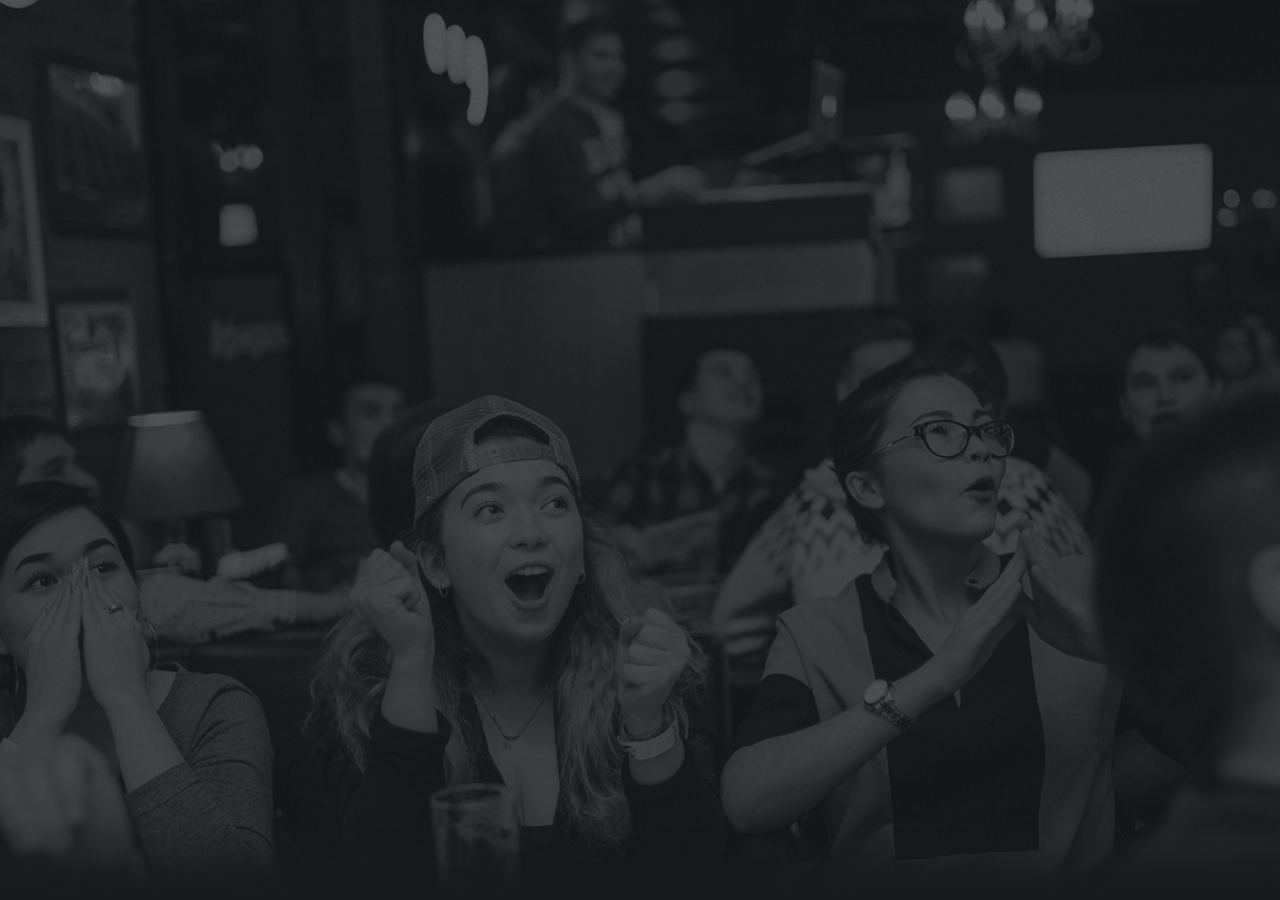
<file: index.html>
<!DOCTYPE html>
<html lang="ru">
<head>
    <meta charset="UTF-8">
    <meta http-equiv="X-UA-Compatible" content="IE=edge">
    <meta name="viewport" content="width=1200, initial-scale=1.0">
    <title>Quiz-box | Welcome page</title>
    <link rel="preconnect" href="https://fonts.googleapis.com">
    <link rel="preconnect" href="https://fonts.gstatic.com" crossorigin>
    <link href="https://fonts.googleapis.com/css2?family=Open+Sans:wght@400;700&display=swap" rel="stylesheet">
    <link rel="stylesheet" href="./style/main.css">
</head>
<body>
    <div class="welcome">
        <div class="welcome__container">
            <div class="central">
                <img src="./image/logo/logo.png" alt="quiz-box logo" class="central__logo">
                <a href="./main.html" class="button button__welcome">Войти</a>
            </div>
        </div>
    </div>
</body>
</html>
</file>
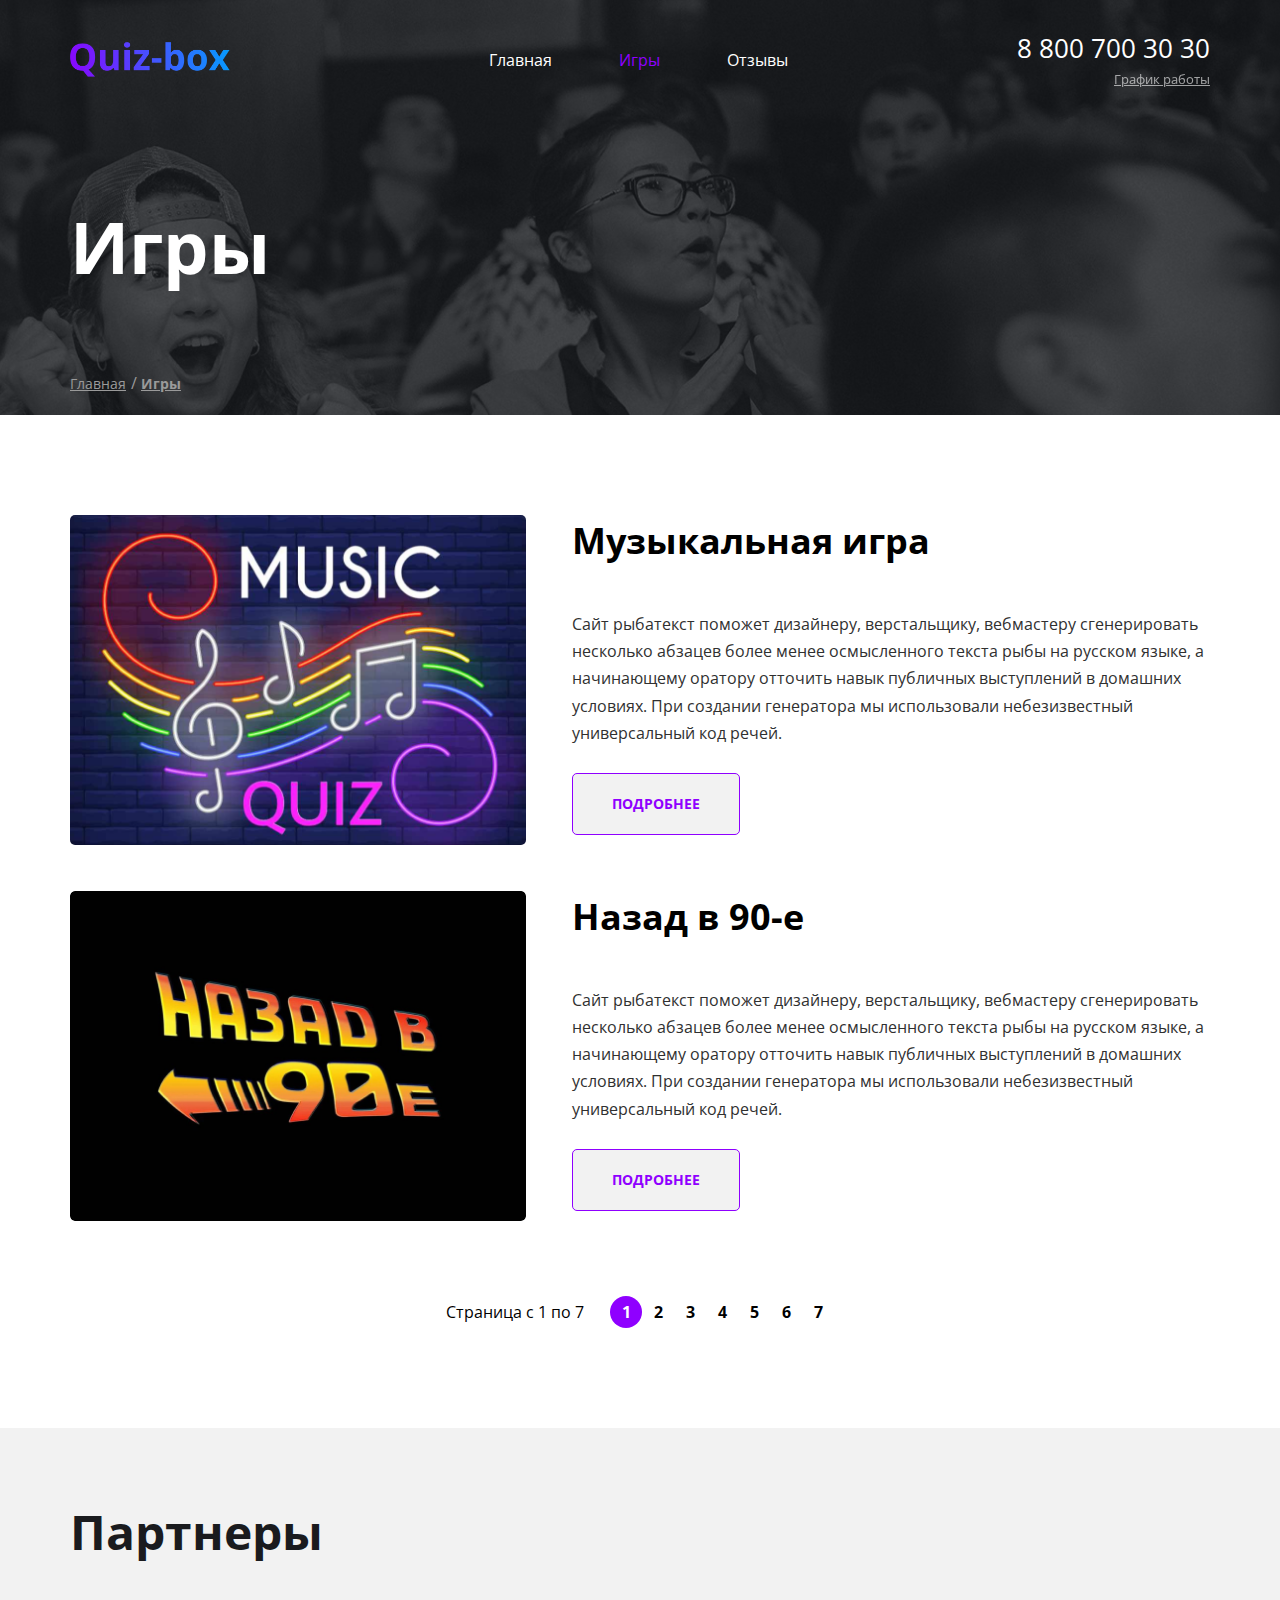
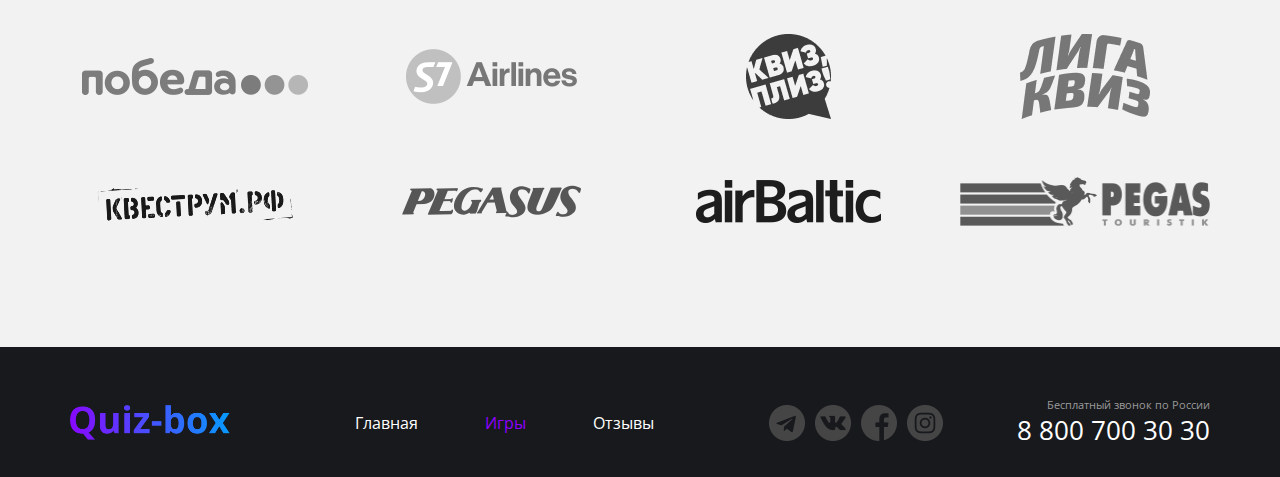
<file: games.html>
<!DOCTYPE html>
<html lang="ru">
<head>
    <meta charset="UTF-8">
    <meta http-equiv="X-UA-Compatible" content="IE=edge">
    <meta name="viewport" content="width=1200, initial-scale=1.0">
    <title>Quiz-box | Games page</title>
    <link rel="preconnect" href="https://fonts.googleapis.com">
    <link rel="preconnect" href="https://fonts.gstatic.com" crossorigin>
    <link href="https://fonts.googleapis.com/css2?family=Open+Sans:wght@400;700&display=swap" rel="stylesheet">
    <link rel="stylesheet" href="./style/main.css">
</head>
<body>
    <div class="wrapper">
        <section class="top-line">
            <div class="container top-line__container">
                <header class="header">
                    <div class="header__col">
                        <a href="./main.html" class="logo">
                            <img src="./image/logo/logo.png" alt="logo company" class="logo__img">
                        </a>
                        <nav class="menu">
                            <ul class="menu__list">
                                <li class="menu__item">
                                    <a href="./main.html" class="menu__link">Главная</a>
                                </li>
                                <li class="menu__item menu__item--active">
                                    <a href="./games.html" class="menu__link">Игры</a>
                                </li>
                                <li class="menu__item">
                                    <a href="./reviews.html" class="menu__link">Отзывы</a>
                                </li>
                            </ul>
                        </nav>
                    </div>
                    <div class="header__col header__col--align-right">
                        <address class="contacts">
                            <div class="contacts__phone-wrap">
                            <a href="tel:+78007003030" class="contacts__phone">8 800 700 30 30</a>
                            </div>
                            <!-- выпадающее меню -->
                            <div class="contacts__info-wrap">
                                <a class="contacts__info">График работы</a>
                                <div class="contacts__menu dropdown">
                                    <div class="dropdown__days">пн-вс: 09:00 - 20:00</div>
                                    <div class="dropdown__time">Обед: 14:00-14:30</div>
                                </div>
                            </div>
                        </address>
                    </div>
                </header>
                <h1 class="games__title">Игры</h1>
                <nav class="breadcrumbs">
                    <ul class="breadcrumbs__list">
                        <li class="breadcrumbs__item">
                            <a href="./main.html" class="breadcrumbs__link">Главная</a>
                        </li>
                        <li class="breadcrumbs__item breadcrumbs__item--active">
                            <a href="#" class="breadcrumbs__link">Игры</a>
                        </li>
                    </ul>
                </nav>
            </div>
        </section>
        <main class="page__content">
            <div class="container">
                <ul class="games">
                    <li class="games__item">
                        <a href="#" class="game">
                            <div class="game__img">
                                <img src="./image/music_quiz_big.png" class="game__img-elem" alt="music quiz">
                            </div>
                            <div class="game__content">
                                <h2 class="game__title">
                                    Музыкальная игра
                                </h2>
                                <div class="game__desc">
                                    <p>
                                        Сайт рыбатекст поможет дизайнеру, верстальщику, вебмастеру сгенерировать несколько абзацев более менее осмысленного текста рыбы на русском языке, а начинающему оратору отточить навык публичных выступлений в домашних условиях. При создании генератора мы использовали небезизвестный универсальный код речей.
                                    </p>
                                <div href="#" class="button__white game__button">Подробнее</div>
                                </div>
                            </div>
                        </a>
                    </li>
                    <li class="games__item game">
                        <a href="#" class="game">
                            <div class="game__img">
                                <img src="./image/90_big.png" class="game__img-elem" alt="back 90e">
                            </div>
                            <div class="game__content">
                                <h2 class="game__title">
                                    Назад в 90-е
                                </h2>
                                <div class="game__desc">
                                    <p>
                                        Сайт рыбатекст поможет дизайнеру, верстальщику, вебмастеру сгенерировать несколько абзацев более менее осмысленного текста рыбы на русском языке, а начинающему оратору отточить навык публичных выступлений в домашних условиях. При создании генератора мы использовали небезизвестный универсальный код речей.
                                    </p>
                                <div href="#" class="button__white game__button">Подробнее</div>
                            </div>
                            </div>
                        </a>
                    </li>
                </ul>
                <div class="pagination pagination--theme-dark">
                    <div class="last__pagination">Страница с 1 по 7</div>
                    <ul class="pagination__list">
                        <li class="pagination__item pagination__item--active">
                            <span class="pagination__item--item">1</span>
                        </li>
                        <li class="pagination__item">
                            <span class="pagination__item--item">2</span>
                        </li>
                        <li class="pagination__item">
                            <span class="pagination__item--item">3</span>
                        </li>
                        <li class="pagination__item">
                            <span class="pagination__item--item">4</span>
                        </li>
                        <li class="pagination__item">
                            <span class="pagination__item--item">5</span>
                        </li>
                        <li class="pagination__item">
                            <span class="pagination__item--item">6</span>
                        </li>
                        <li class="pagination__item">
                            <span class="pagination__item--item">7</span>
                        </li>
                    </ul>
                </div>
            </div>
        </main>
        <section class="inner-section">
            <div class="container">
                <h2 class="inner-section__title">Партнеры</h2>
                <ul class="partners">
                    <li class="partners__item">
                        <a href="#" class="partners__link">
                            <img src="./image/partners/pobeda.png" alt="pobeda logo">
                        </a>
                    </li>
                    <li class="partners__item">
                        <a href="#" class="partners__link">
                            <img src="./image/partners/s7.png" alt="s7 logo">
                        </a>
                    </li>
                    <li class="partners__item">
                        <a href="#" class="partners__link">
                            <img src="./image/partners/quizpliz.png" alt="quizpliz logo">
                        </a>
                    </li>
                    <li class="partners__item">
                        <a href="#" class="partners__link">
                            <img src="./image/partners/ligaquiz.png" alt="ligaquiz logo">
                        </a>
                    </li>
                    <li class="partners__item">
                        <a href="#" class="partners__link">
                            <img src="./image/partners/kvestroom.png" alt="kvestroom logo">
                        </a>
                    </li>
                    <li class="partners__item">
                        <a href="#" class="partners__link">
                            <img src="./image/partners/pegasus.png" alt="pegasus logo">
                        </a>
                    </li>
                    <li class="partners__item">
                        <a href="#" class="partners__link">
                            <img src="./image/partners/airbaltic.png" alt="airbaltic logo">
                        </a>
                    </li>
                    <li class="partners__item">
                        <a href="#" class="partners__link">
                            <img src="./image/partners/pegas.png" alt="pegas logo">
                        </a>
                    </li>
                </ul>
            </div>
        </section>
        <footer class="inner-footer">
            <div class="container inner-footer__container">
                <div class="footer">
                    <div class="footer__col">
                    <a href="./main.html" class="logo footer__logo">
                        <img src="./image/logo/logo.png" alt="logo company" class="logo__img">
                    </a>
                    <nav class="menu__footer">
                        <ul class="menu__list">
                            <li class="menu__item">
                                <a href="./main.html" class="menu__link">Главная</a>
                            </li>
                            <li class="menu__item menu__item--active">
                                <a href="./games.html" class="menu__link">Игры</a>
                            </li>
                            <li class="menu__item">
                                <a href="./reviews.html" class="menu__link">Отзывы</a>
                            </li>
                        </ul>
                    </nav>
                </div>
                <div class="footer__col footer__col--align-right">
                    <div class="social">
                        <ul class="social__list">
                            <li class="social__item social__item--telegram">
                                <a href="#" class="social__link"></a>
                            </li>
                            <li class="social__item social__item--vk">
                                <a href="#" class="social__link"></a>
                            </li>
                            <li class="social__item social__item--facebook">
                                <a href="#" class="social__link"></a>
                            </li>
                            <li class="social__item social__item--instagram">
                                <a href="#" class="social__link"></a>
                            </li>
                        </ul>
                    </div>
                    <address class="contacts">
                        <div class="contacts__call">Бесплатный звонок по России</div>
                        <a href="tel:+78007003030" class="contacts__phone">8 800 700 30 30</a>
                    </address>
                </div>
            </div>
            </div>
        </footer>
    </div>
</body>
</html>
</file>
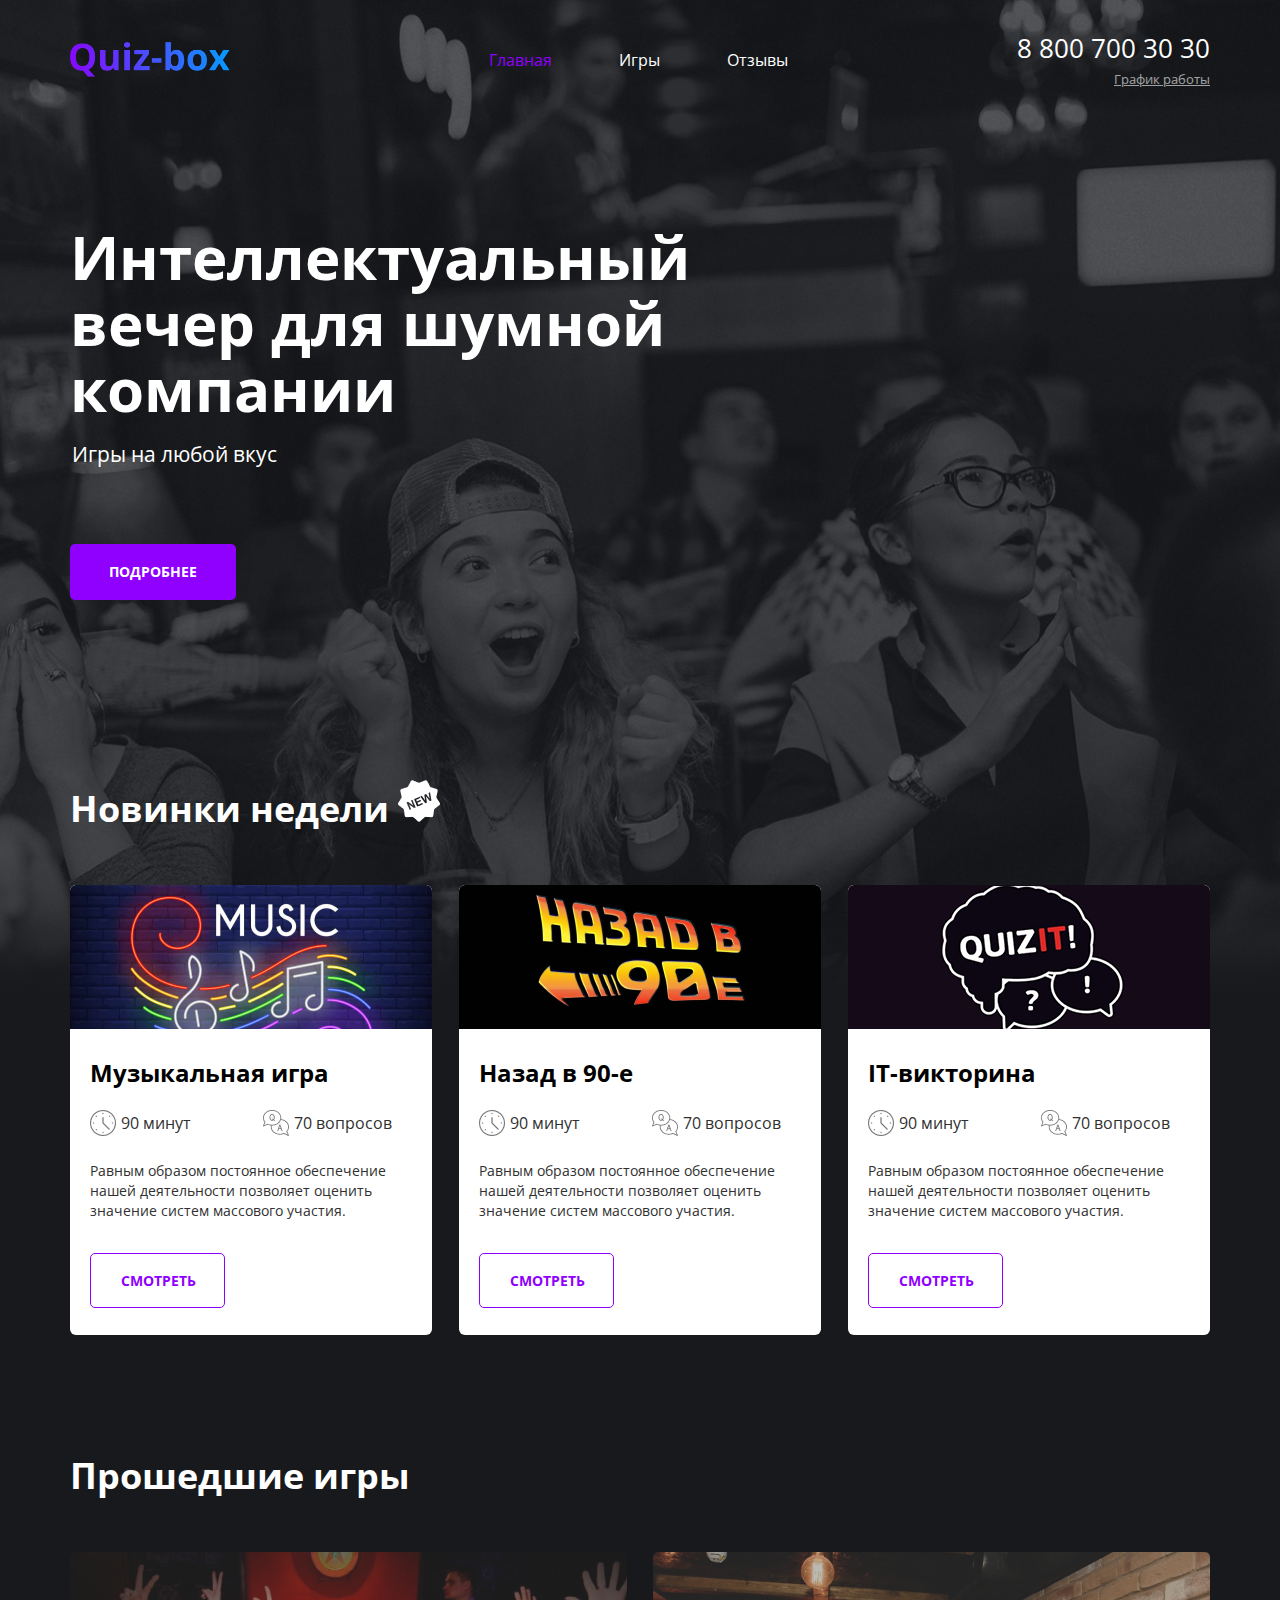
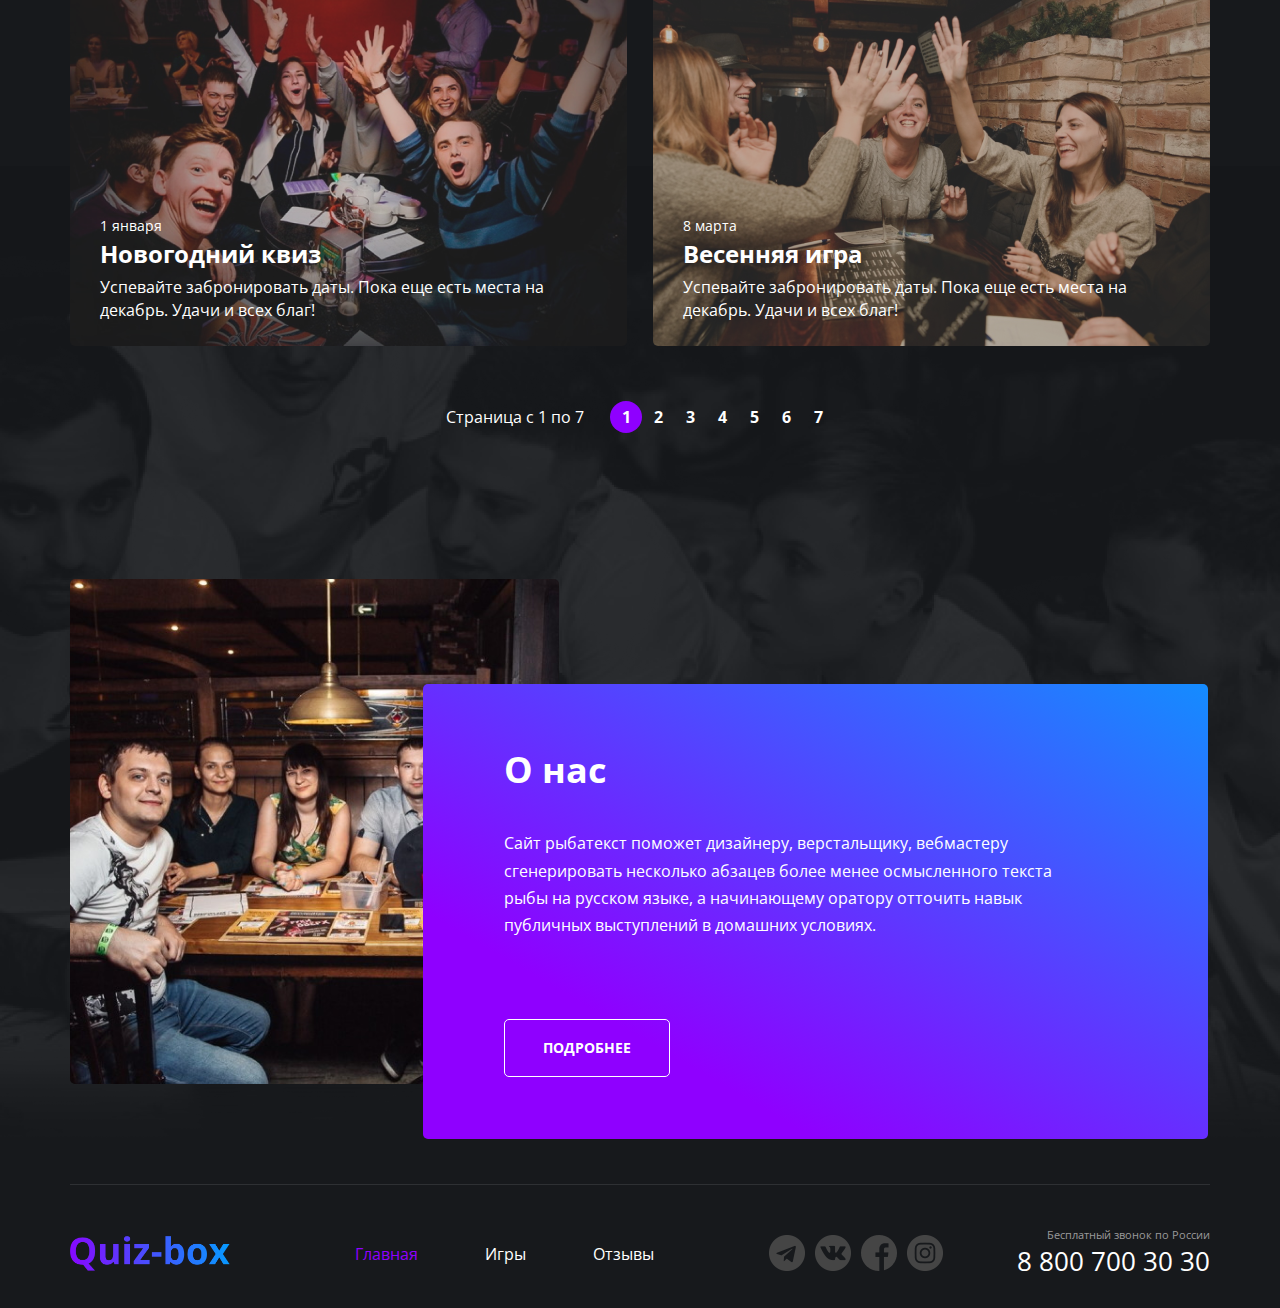
<file: main.html>
<!DOCTYPE html>
<html lang="ru">
<head>
    <meta charset="UTF-8">
    <meta http-equiv="X-UA-Compatible" content="IE=edge">
    <meta name="viewport" content="width=1200, initial-scale=1.0">
    <title>Quiz-box | Main page</title>
    <link rel="preconnect" href="https://fonts.googleapis.com">
    <link rel="preconnect" href="https://fonts.gstatic.com" crossorigin>
    <link href="https://fonts.googleapis.com/css2?family=Open+Sans:wght@400;700&display=swap" rel="stylesheet">
    <link rel="stylesheet" href="./style/main.css">
</head>
<body>
    <div class="wrapper">
        <div class="wrapper__content wrapper__content--main">
        <section class="hero">
        <div class="container  container__hello">
            <header class="header">
                <div class="header__col">
                    <a href="./main.html" class="logo">
                        <img src="./image/logo/logo.png" alt="logo company" class="logo__img">
                    </a>
                    <nav class="menu">
                        <ul class="menu__list">
                            <li class="menu__item menu__item--active">
                                <a href="./main.html" class="menu__link">Главная</a>
                            </li>
                            <li class="menu__item">
                                <a href="./games.html" class="menu__link">Игры</a>
                            </li>
                            <li class="menu__item">
                                <a href="./reviews.html" class="menu__link">Отзывы</a>
                            </li>
                        </ul>
                    </nav>
                </div>
                <div class="header__col header__col--align-right">
                    <address class="contacts">
                        <div class="contacts__phone-wrap">
                        <a href="tel:+78007003030" class="contacts__phone">8 800 700 30 30</a>
                        </div>
                        <!-- выпадающее меню -->
                        <div class="contacts__info-wrap">
                            <a class="contacts__info">График работы</a>
                            <div class="contacts__menu dropdown">
                                <div class="dropdown__days">пн-вс: 09:00 - 20:00</div>
                                <div class="dropdown__time">Обед: 14:00-14:30</div>
                            </div>
                        </div>
                    </address>
                </div>
            </header>
            <main class="maincontent">
                <section class="hello">
                    <div class="container">
                        <h1 class="hello__title">Интеллектуальный вечер для шумной компании</h1>
                        <div class="hello__subtitle">Игры на любой вкус</div>
                        <a href="#" class="button">Подробнее</a>
                    </div>
                </section>
        </section>
                <section class="offers">
                    <div class="container">
                                <h2 class="title title--new">Новинки недели</h2>
                        <ul class="offers__list">
                                <li class="offers__item">
                                    <div class="offers__header">
                                        <img src="./image/music-quiz 1.png" alt="new game" class="offers__img">
                                    </div>
                                    <div class="offers__content">
                                        <h3 class="offers__title">Музыкальная игра</h3>
                                        <ul class="offers__features">
                                            <li class="offers__feature">
                                                <img src="./image/icons/сlock.png" alt="clock" class="offers__feature--img">
                                                <div class="offers__feature--text">90 минут</div>
                                            </li>
                                            <li class="offers__feature">
                                                <img src="./image/icons/question.png" alt="questions" class="offers__feature--img">
                                                <div class="offers__feature--text">70 вопросов</div>
                                            </li>
                                        </ul>
                                    <p class="offers__text">Равным образом постоянное обеспечение нашей деятельности позволяет оценить значение систем массового участия.</p>
                                    <a href="#" class="button__light">Смотреть</a>
                                    </div>
                                </li>
                            <li class="offers__item">
                                <div class="offers__header">
                                    <img src="./image/90.png" alt="new game" class="offers__img">
                                </div>
                                <div class="offers__content">
                                        <h3 class="offers__title">Назад в 90-е</h3>
                                        <ul class="offers__features">
                                            <li class="offers__feature">
                                                <img src="./image/icons/сlock.png" alt="clock" class="offers__feature--img">
                                                <div class="offers__feature--text">90 минут</div>
                                            </li>
                                            <li class="offers__feature">
                                                <img src="./image/icons/question.png" alt="questions" class="offers__feature--img">
                                                <div class="offers__feature--text">70 вопросов</div>
                                            </li>
                                        </ul>
                                   <p class="offers__text">Равным образом постоянное обеспечение нашей деятельности позволяет оценить значение систем массового участия.</p>
                                   <a href="#" class="button__light">Смотреть</a>
                                   <!-- Активная кпопка с селектором button__light--active -->
                                </div>
                            </li>
                            <li class="offers__item">
                                <div class="offers__header">
                                    <img src="./image/quizit1.png" alt="new game" class="offers__img">
                                </div>
                                <div class="offers__content">
                                    <h3 class="offers__title">IT-викторина</h3>
                                    <ul class="offers__features">
                                        <li class="offers__feature">
                                            <img src="./image/icons/сlock.png" alt="clock" class="offers__feature--img">
                                            <div class="offers__feature--text">90 минут</div>
                                        </li>
                                        <li class="offers__feature">
                                            <img src="./image/icons/question.png" alt="questions" class="offers__feature--img">
                                            <div class="offers__feature--text">70 вопросов</div>
                                        </li>
                                    </ul>
                                   <p class="offers__text">Равным образом постоянное обеспечение нашей деятельности позволяет оценить значение систем массового участия.</p>
                                   <a href="#" class="button__light">Смотреть</a>
                                </div>
                            </li>
                        </ul>
                    </div>
                </section>
                <section class="last">
                    <div class="container">
                        <h2 class="title">Прошедшие игры</h2>
                            <ul class="last__list">
                                <ul class="last__items">
                                    <li class="last__item single-last">
                                        <img src="./image/kto_gde_kviz__moskva_1.png" alt="last game" class="single-last__img">
                                        <div class="single-last__content">
                                            <date class="single-last__date">1 января</date>
                                            <h5 class="single-last__title">Новогодний квиз</h5>
                                            <div class="single-last__lead">Успевайте забронировать даты. Пока еще есть места на декабрь. Удачи и всех благ!</div>
                                        </div>
                                    </li>
                                </ul>
                                <ul class="last__items">
                                    <li class="last__item single-last">
                                        <img src="./image/spring_game.png" alt="last game" class="single-last__img">
                                        <div class="single-last__content">
                                            <date class="single-last__date">8 марта</date>
                                            <h5 class="single-last__title">Весенняя игра</h5>
                                            <div class="single-last__lead">Успевайте забронировать даты. Пока еще есть места на декабрь. Удачи и всех благ!</div>
                                        </div>
                                    </li>
                                </ul>
                            </ul>
                            <div class="pagination">
                                <div class="last__pagination">Страница с 1 по 7</div>
                                <ul class="pagination__list">
                                    <li class="pagination__item pagination__item--active">
                                        <span class="pagination__item--item">1</span>
                                    </li>
                                    <li class="pagination__item">
                                        <span class="pagination__item--item">2</span>
                                    </li>
                                    <li class="pagination__item">
                                        <span class="pagination__item--item">3</span>
                                    </li>
                                    <li class="pagination__item">
                                        <span class="pagination__item--item">4</span>
                                    </li>
                                    <li class="pagination__item">
                                        <span class="pagination__item--item">5</span>
                                    </li>
                                    <li class="pagination__item">
                                        <span class="pagination__item--item">6</span>
                                    </li>
                                    <li class="pagination__item">
                                        <span class="pagination__item--item">7</span>
                                    </li>
                                </ul>
                            </div>
                    </div>  
                </section>
                <section class="about">
                    <div class="container about__container">
                        <div class="about__content">
                            <h2 class="title title__about">О нас</h2>
                            <p class="about__text">Сайт рыбатекст поможет дизайнеру, верстальщику, вебмастеру сгенерировать несколько абзацев более менее осмысленного текста рыбы на русском языке, а начинающему оратору отточить навык публичных выступлений в домашних условиях.</p>
                            <a href="#" class="button__transparent">Подробнее</a>
                        </div>
                    </div>
                </section>
            </main>
        </div>
    </div>
        <footer class="footer__container">
            <div class="container footer__container--content">
                    <div class="footer footer__container--section">
                            <div class="footer__col">
                            <a href="./main.html" class="logo footer__logo">
                                <img src="./image/logo/logo.png" alt="logo company" class="logo__img">
                            </a>
                            <nav class="menu__footer">
                                <ul class="menu__list">
                                    <li class="menu__item menu__item--active">
                                        <a href="./main.html" class="menu__link">Главная</a>
                                    </li>
                                    <li class="menu__item">
                                        <a href="./games.html" class="menu__link">Игры</a>
                                    </li>
                                    <li class="menu__item">
                                        <a href="./reviews.html" class="menu__link">Отзывы</a>
                                    </li>
                                </ul>
                            </nav>
                        </div>
                        <div class="footer__col footer__col--align-right">
                            <div class="social">
                                <ul class="social__list">
                                    <li class="social__item social__item--telegram">
                                        <a href="#" class="social__link"></a>
                                    </li>
                                    <li class="social__item social__item--vk">
                                        <a href="#" class="social__link"></a>
                                    </li>
                                    <li class="social__item social__item--facebook">
                                        <a href="#" class="social__link"></a>
                                    </li>
                                    <li class="social__item social__item--instagram">
                                        <a href="#" class="social__link"></a>
                                    </li>
                                </ul>
                            </div>
                            <address class="contacts">
                                <div class="contacts__call">Бесплатный звонок по России</div>
                                <a href="tel:+78007003030" class="contacts__phone">8 800 700 30 30</a>
                            </address>
                        </div>
                    </div>
                </div>
        </footer>
    </div>
</body>
</html>
</file>
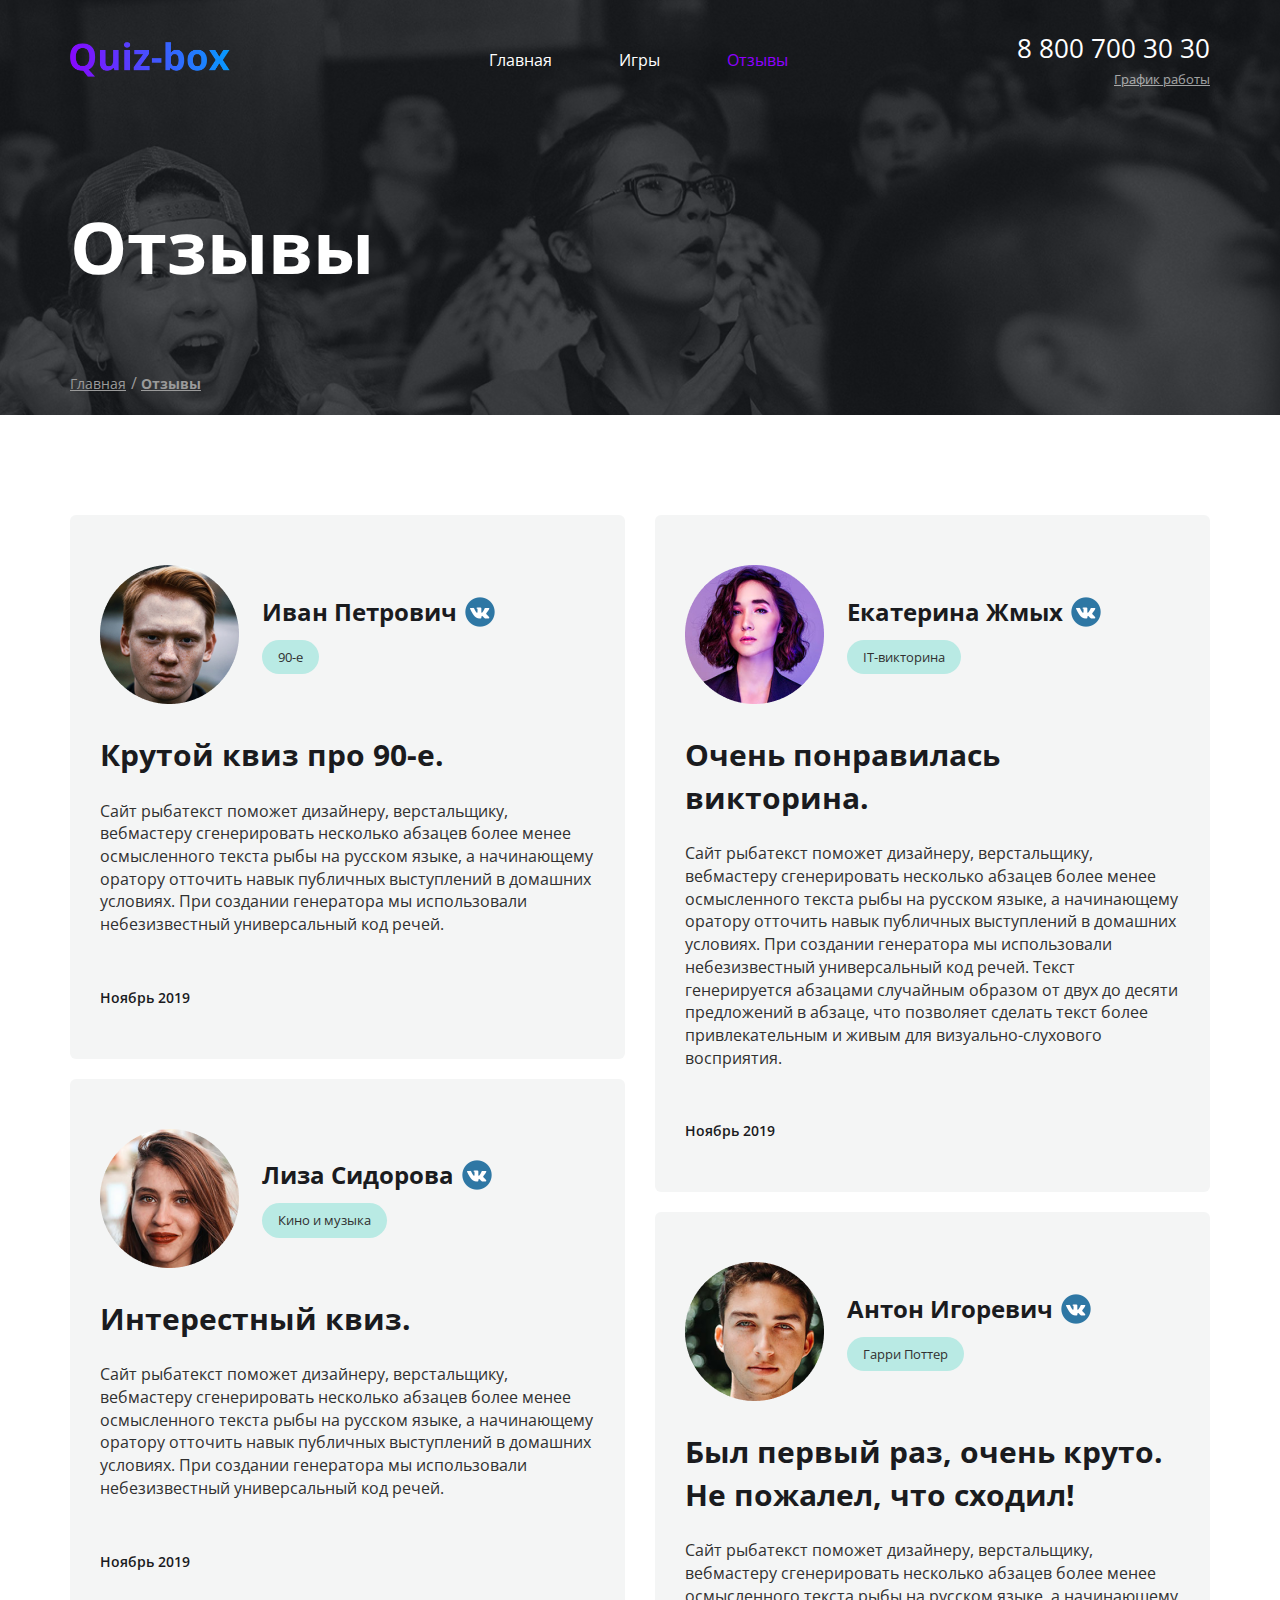
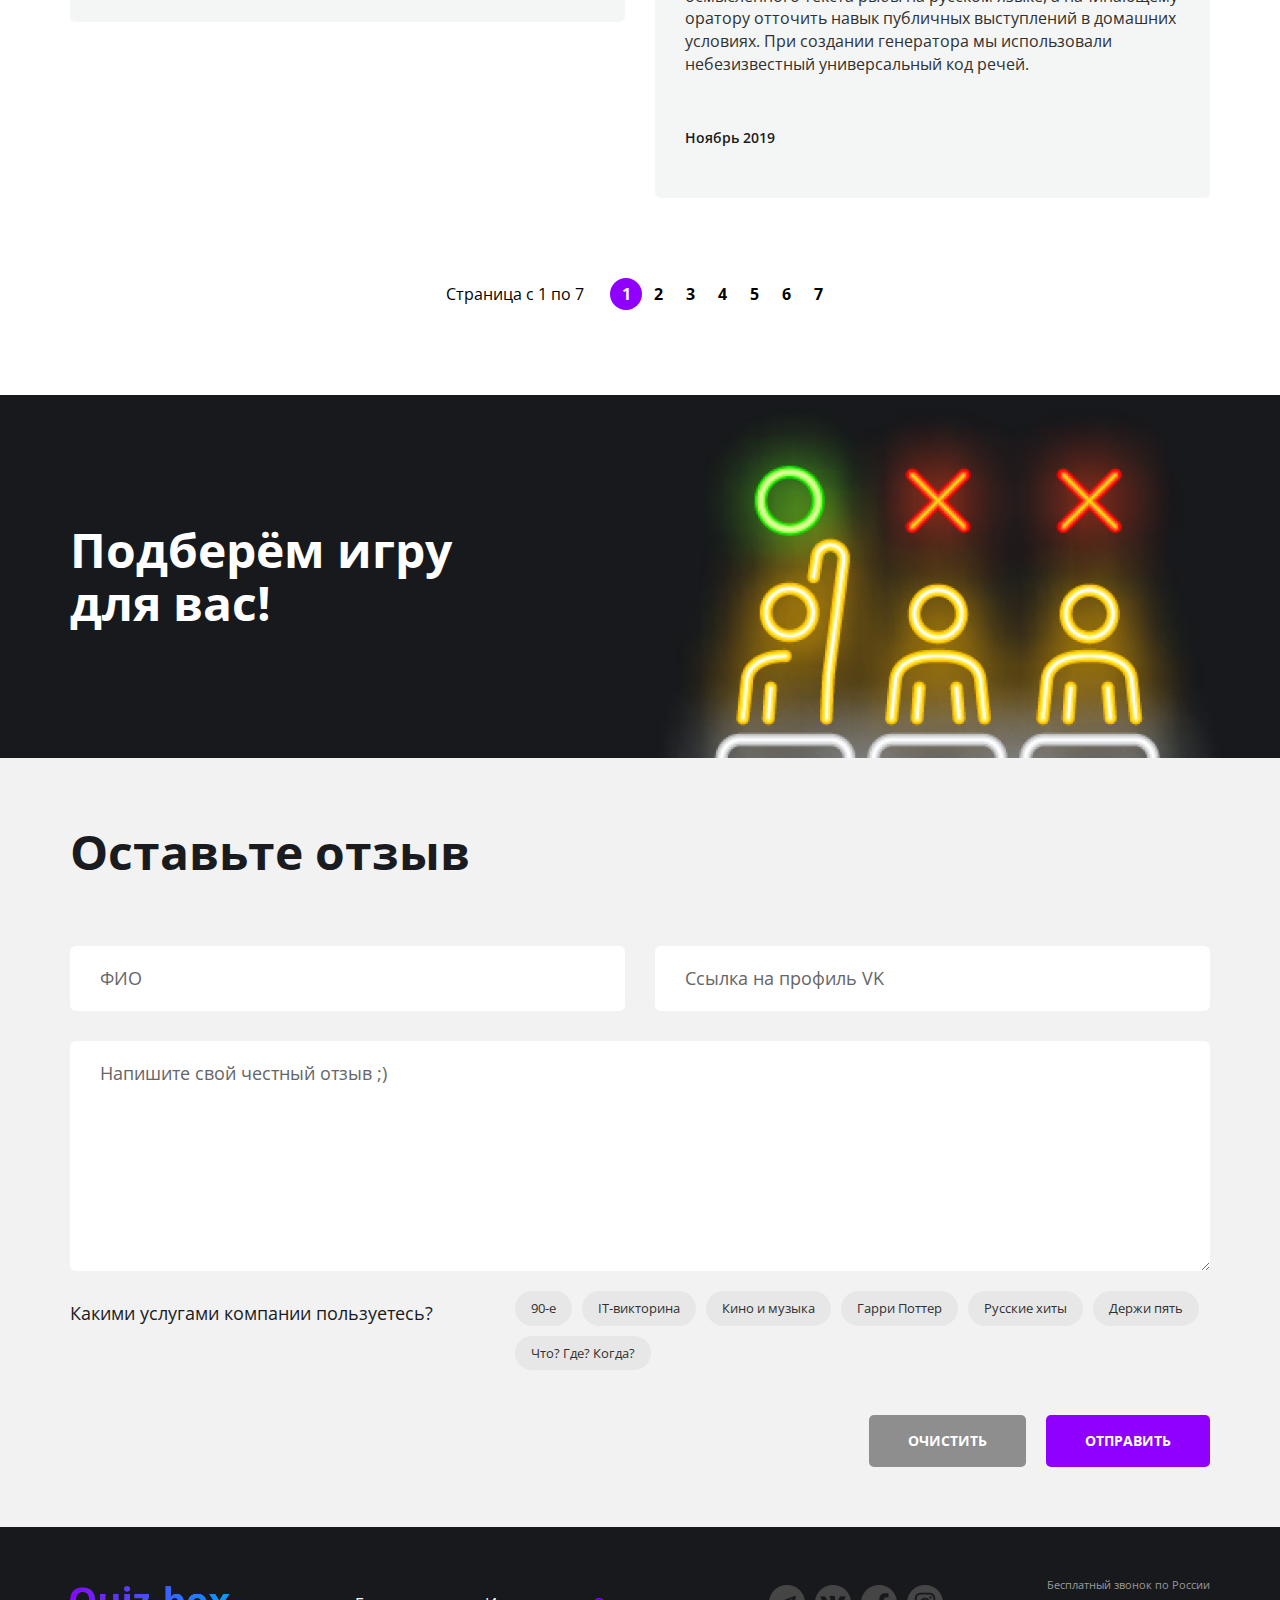
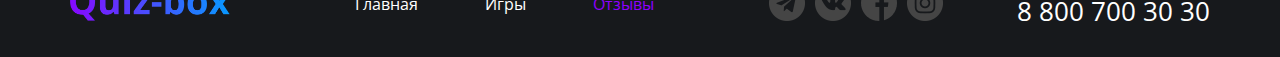
<file: reviews.html>
<!DOCTYPE html>
<html lang="ru">
<head>
    <meta charset="UTF-8">
    <meta http-equiv="X-UA-Compatible" content="IE=edge">
    <meta name="viewport" content="width=1200, initial-scale=1.0">
    <title>Quiz-box | Reviews page</title>
    <link rel="preconnect" href="https://fonts.googleapis.com">
    <link rel="preconnect" href="https://fonts.gstatic.com" crossorigin>
    <link href="https://fonts.googleapis.com/css2?family=Open+Sans:wght@400;700&display=swap" rel="stylesheet">
    <link rel="stylesheet" href="./style/main.css">
</head>
<body>
    <div class="wrapper">
        <section class="top-line">
            <div class="container top-line__container">
                <header class="header">
                    <div class="header__col">
                        <a href="./main.html" class="logo">
                            <img src="./image/logo/logo.png" alt="logo company" class="logo__img">
                        </a>
                        <nav class="menu">
                            <ul class="menu__list">
                                <li class="menu__item">
                                    <a href="./main.html" class="menu__link">Главная</a>
                                </li>
                                <li class="menu__item">
                                    <a href="./games.html" class="menu__link">Игры</a>
                                </li>
                                <li class="menu__item menu__item--active">
                                    <a href="./reviews.html" class="menu__link">Отзывы</a>
                                </li>
                            </ul>
                        </nav>
                    </div>
                    <div class="header__col header__col--align-right">
                        <address class="contacts">
                            <div class="contacts__phone-wrap">
                            <a href="tel:+78007003030" class="contacts__phone">8 800 700 30 30</a>
                            </div>
                            <!-- выпадающее меню -->
                            <div class="contacts__info-wrap">
                                <a class="contacts__info">График работы</a>
                                <div class="contacts__menu dropdown">
                                    <div class="dropdown__days">пн-вс: 09:00 - 20:00</div>
                                    <div class="dropdown__time">Обед: 14:00-14:30</div>
                                </div>
                            </div>
                        </address>
                    </div>
                </header>
                <h1 class="games__title">Отзывы</h1>
                <nav class="breadcrumbs">
                    <ul class="breadcrumbs__list">
                        <li class="breadcrumbs__item">
                            <a href="./main.html" class="breadcrumbs__link">Главная</a>
                        </li>
                        <li class="breadcrumbs__item breadcrumbs__item--active">
                            <a href="#" class="breadcrumbs__link">Отзывы</a>
                        </li>
                    </ul>
                </nav>
            </div>
        </section>
        <main class="page__content page__content--reviews">
            <div class="container">
                <ul class="reviews">
                    <li class="reviews__item review">
                        <div class="review__header">
                            <div class="review__photo">
                                <div class="avatar">
                                    <img src="./image/avatars/avatar1.png" alt="user" class="avatar__img">
                                </div>
                            </div>
                            <div class="review__userdata">
                                <a href="#" class="review__user">Иван Петрович</a>
                                <ul class="review__tags">
                                    <li class="review__tag-item tag tag--bg--green">90-е</li>
                                </ul>
                            </div>
                        </div>
                        <div class="review__content">
                            <h3 class="review__title">Крутой квиз про 90-е.</h3>
                            <div class="review__content-text">
                                <p>Сайт рыбатекст поможет дизайнеру, верстальщику, вебмастеру сгенерировать несколько абзацев более менее осмысленного текста рыбы на русском языке, а начинающему оратору отточить навык публичных выступлений в домашних условиях. При создании генератора мы использовали небезизвестный универсальный код речей.</p>
                            </div>
                            <time class="review__date">Ноябрь 2019</time>
                        </div>
                    </li>
                    <li class="reviews__item review">
                        <div class="review__header">
                            <div class="review__photo">
                                <div class="avatar">
                                    <img src="./image/avatars/avatar3.png" alt="user" class="avatar__img">
                                </div>
                            </div>
                            <div class="review__userdata">
                                <a href="#" class="review__user">Лиза Сидорова</a>
                                <ul class="review__tags">
                                    <li class="review__tag-item tag tag--bg--green">Кино и музыка</li>
                                </ul>
                            </div>
                        </div>
                        <div class="review__content">
                            <h3 class="review__title">Интерестный квиз.</h3>
                            <div class="review__content-text">
                                <p>Сайт рыбатекст поможет дизайнеру, верстальщику, вебмастеру сгенерировать несколько абзацев более менее осмысленного текста рыбы на русском языке, а начинающему оратору отточить навык публичных выступлений в домашних условиях. При создании генератора мы использовали небезизвестный универсальный код речей.</p>
                            </div>
                            <time class="review__date">Ноябрь 2019</time>
                        </div>
                    </li>
                    <li class="reviews__item review">
                        <div class="review__header">
                            <div class="review__photo">
                                <div class="avatar">
                                    <img src="./image/avatars/avatar2.png" alt="user" class="avatar__img">
                                </div>
                            </div>
                            <div class="review__userdata">
                                <a href="#" class="review__user">Екатерина Жмых</a>
                                <ul class="review__tags">
                                    <li class="review__tag-item tag tag--bg--green">IT-викторина</li>
                                </ul>
                            </div>
                        </div>
                        <div class="review__content">
                            <h3 class="review__title">Очень понравилась викторина.</h3>
                            <div class="review__content-text">
                                <p>Сайт рыбатекст поможет дизайнеру, верстальщику, вебмастеру сгенерировать несколько абзацев более менее осмысленного текста рыбы на русском языке, а начинающему оратору отточить навык публичных выступлений в домашних условиях. При создании генератора мы использовали небезизвестный универсальный код речей. Текст генерируется абзацами случайным образом от двух до десяти предложений в абзаце, что позволяет сделать текст более привлекательным и живым для визуально-слухового восприятия.</p>
                            </div>
                            <time class="review__date">Ноябрь 2019</time>
                        </div>
                    </li>
                    <li class="reviews__item review">
                        <div class="review__header">
                            <div class="review__photo">
                                <div class="avatar">
                                    <img src="./image/avatars/avatar4.png" alt="user" class="avatar__img">
                                </div>
                            </div>
                            <div class="review__userdata">
                                <a href="#" class="review__user">Антон Игоревич</a>
                                <ul class="review__tags">
                                    <li class="review__tag-item tag tag--bg--green">Гарри Поттер</li>
                                </ul>
                            </div>
                        </div>
                        <div class="review__content">
                            <h3 class="review__title">Был первый раз, очень круто. Не пожалел, что сходил!</h3>
                            <div class="review__content-text">
                                <p>Сайт рыбатекст поможет дизайнеру, верстальщику, вебмастеру сгенерировать несколько абзацев более менее осмысленного текста рыбы на русском языке, а начинающему оратору отточить навык публичных выступлений в домашних условиях. При создании генератора мы использовали небезизвестный универсальный код речей.</p>
                            </div>
                            <time class="review__date">Ноябрь 2019</time>
                        </div>
                    </li>
                </ul>
                <div class="pagination pagination--theme-dark">
                    <div class="last__pagination">Страница с 1 по 7</div>
                    <ul class="pagination__list">
                        <li class="pagination__item pagination__item--active">
                            <span class="pagination__item--item">1</span>
                        </li>
                        <li class="pagination__item">
                            <span class="pagination__item--item">2</span>
                        </li>
                        <li class="pagination__item">
                            <span class="pagination__item--item">3</span>
                        </li>
                        <li class="pagination__item">
                            <span class="pagination__item--item">4</span>
                        </li>
                        <li class="pagination__item">
                            <span class="pagination__item--item">5</span>
                        </li>
                        <li class="pagination__item">
                            <span class="pagination__item--item">6</span>
                        </li>
                        <li class="pagination__item">
                            <span class="pagination__item--item">7</span>
                        </li>
                    </ul>
                </div>
            </div>
        </main>
        <section class="separator">
            <div class="container">
                <div class="separator__content">
                    <h2 class="separator__title">Подберём игру для вас!</h2>
                </div>
            </div>
        </section>
        <section class="inner-section inner-section__reviews">
            <div class="container">
                <h2 class="inner-section__title">Оставьте отзыв</h2>
                <form class="form">
                    <div class="form__row">
                        <input type="text" placeholder="ФИО" class="form__input">
                        <input type="text" placeholder="Ссылка на профиль VK" class="form__input">
                    </div>
                    <div class="form__row">
                        <textarea placeholder="Напишите свой честный отзыв ;)" class="form__input form__input--textarea"></textarea>
                    </div>
                    <div class="form__controls">
                        <div class="form__controls-title">Какими услугами компании пользуетесь?</div>
                        <ul class="controls controls__tag">
                            <li class="controls__item">
                                <label class="controls__elem">
                                    <input type="checkbox" class="controls__checkbox">
                                    <div class="tag controls__tag">90-е</div>
                                </label>
                            </li>
                            <li class="controls__item">
                                <label class="controls__elem">
                                    <input type="checkbox" class="controls__checkbox">
                                    <div class="tag controls__tag">IT-викторина</div>
                                </label>
                            </li>
                            <li class="controls__item">
                                <label class="controls__elem">
                                    <input type="checkbox" class="controls__checkbox">
                                    <div class="tag controls__tag">Кино и музыка</div>
                                </label>
                            </li>
                            <li class="controls__item">
                                <label class="controls__elem">
                                    <input type="checkbox" class="controls__checkbox">
                                    <div class="tag controls__tag">Гарри Поттер</div>
                                </label>
                            </li>
                            <li class="controls__item">
                                <label class="controls__elem">
                                    <input type="checkbox" class="controls__checkbox">
                                    <div class="tag controls__tag">Русские хиты</div>
                                </label>
                            </li>
                            <li class="controls__item">
                                <label class="controls__elem">
                                    <input type="checkbox" class="controls__checkbox">
                                    <div class="tag controls__tag">Держи пять</div>
                                </label>
                            </li>
                            <li class="controls__item">
                                <label class="controls__elem">
                                    <input type="checkbox" class="controls__checkbox">
                                    <div class="tag controls__tag">Что? Где? Когда?</div>
                                </label>
                            </li>
                        </ul>
                    </div>
                    <div class="form__buttons">
                        <button type="reset" class="button form__button button--color--black">Очистить</button>
                        <button type="submit" class="button form__button">Отправить</button>
                    </div>
                </form>
            </div>
        </section>
        <footer class="inner-footer">
            <div class="container inner-footer__container">
                <div class="footer">
                    <div class="footer__col">
                    <a href="./main.html" class="logo footer__logo">
                        <img src="./image/logo/logo.png" alt="logo company" class="logo__img">
                    </a>
                    <nav class="menu__footer">
                        <ul class="menu__list">
                            <li class="menu__item">
                                <a href="./main.html" class="menu__link">Главная</a>
                            </li>
                            <li class="menu__item">
                                <a href="./games.html" class="menu__link">Игры</a>
                            </li>
                            <li class="menu__item menu__item--active">
                                <a href="./reviews.html" class="menu__link">Отзывы</a>
                            </li>
                        </ul>
                    </nav>
                </div>
                <div class="footer__col footer__col--align-right">
                    <div class="social">
                        <ul class="social__list">
                            <li class="social__item social__item--telegram">
                                <a href="#" class="social__link"></a>
                            </li>
                            <li class="social__item social__item--vk">
                                <a href="#" class="social__link"></a>
                            </li>
                            <li class="social__item social__item--facebook">
                                <a href="#" class="social__link"></a>
                            </li>
                            <li class="social__item social__item--instagram">
                                <a href="#" class="social__link"></a>
                            </li>
                        </ul>
                    </div>
                    <address class="contacts">
                        <div class="contacts__call">Бесплатный звонок по России</div>
                        <a href="tel:+78007003030" class="contacts__phone">8 800 700 30 30</a>
                    </address>
                </div>
            </div>
            </div>
        </footer>
    </div>
</body>
</html>
</file>
<file: style/main.css>
@import url(./normalize.css);
@import url(./blocks/base.css);
@import url(./blocks/header.css);
@import url(./blocks/hello.css);
@import url(./blocks/offers.css);
@import url(./blocks/last.css);
@import url(./blocks/about.css);
@import url(./blocks/footer.css);
@import url(./blocks/games_page.css);
@import url(./blocks/reviews_page.css);
@import url(./blocks/welcome_page.css);
</file>
